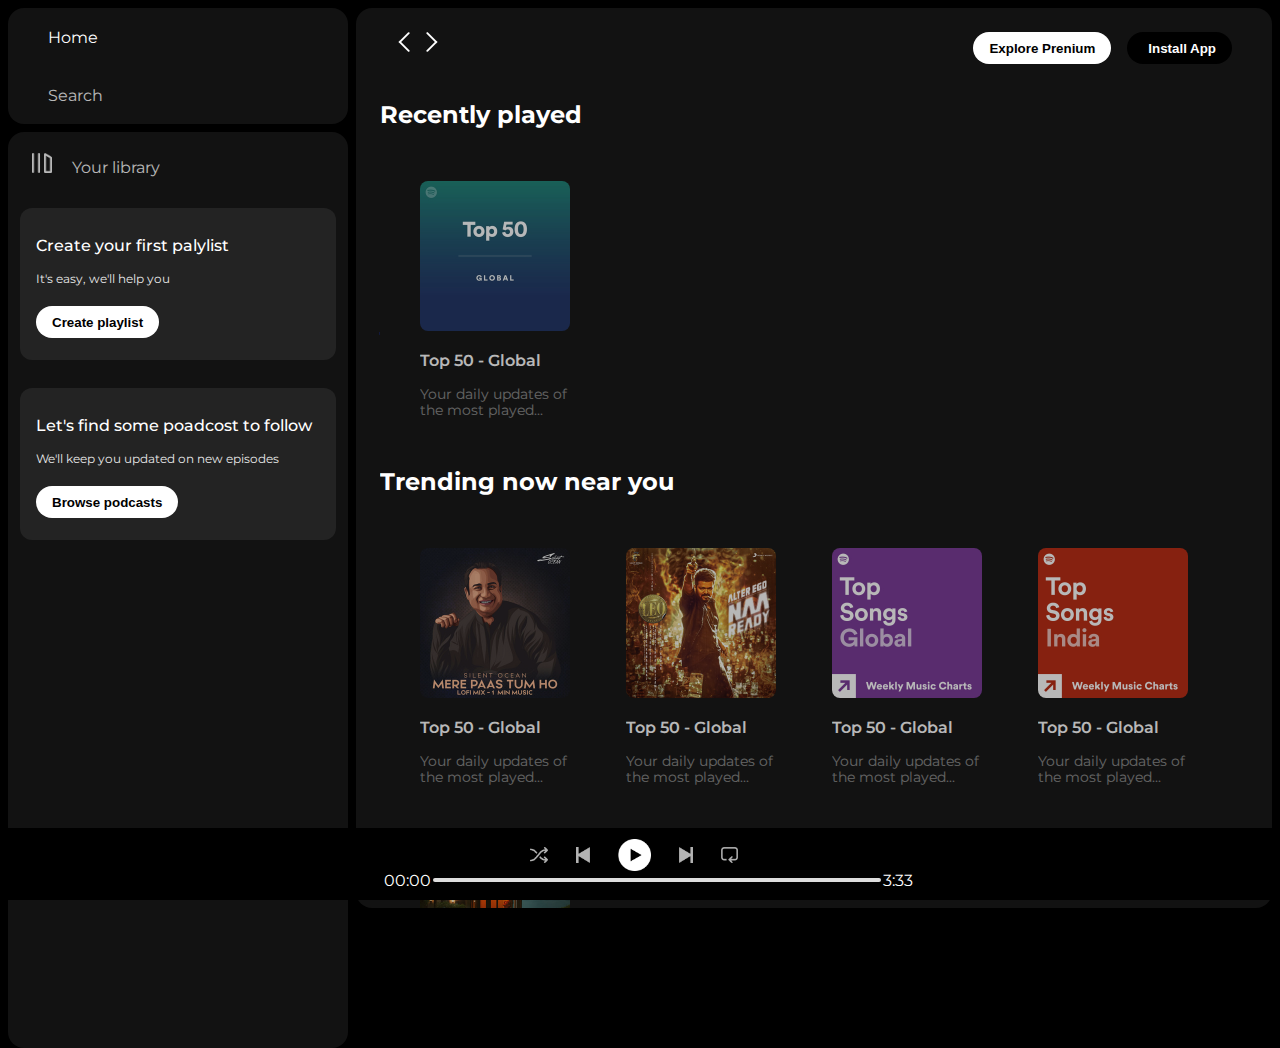
<file: Spotify project/Spotify clone/index.html>
<!DOCTYPE html>
<html lang="en">

<head>
    <meta charset="UTF-8">
    <meta name="viewport" content="width=device-width, initial-scale=1.0">
    <link rel="stylesheet" href="style.css">
    <link rel="stylesheet" href="https://cdnjs.cloudflare.com/ajax/libs/font-awesome/6.6.0/css/all.min.css"
        integrity="sha512-Kc323vGBEqzTmouAECnVceyQqyqdsSiqLQISBL29aUW4U/M7pSPA/gEUZQqv1cwx4OnYxTxve5UMg5GT6L4JJg=="
        crossorigin="anonymous" referrerpolicy="no-referrer" />
    <link rel="stylesheet" href="./photos/logo.png">
    <title>Spotify - webplayre: Music for everyone</title>
    <!-- font link -->
    <link rel="preconnect" href="https://fonts.googleapis.com">
    <link rel="preconnect" href="https://fonts.gstatic.com" crossorigin>
    <link
        href="https://fonts.googleapis.com/css2?family=Montserrat+Alternates:ital,wght@0,100;0,300;0,400;0,500;0,600;1,500&family=Montserrat:ital,wght@0,100..900;1,100..900&display=swap"
        rel="stylesheet">
</head>

<body>
    <div class="main">
        <div class="sidebar">
            <div class="nav">
                <!-- nav div -->
                <div class="nav-option" style="opacity: 1;">
                    <i class="fa-solid fa-house"></i>
                    <a href="#">Home</a>
                </div>
                <div class="nav-option">
                    <i class="fa-solid fa-magnifying-glass"></i>
                    <a href="#">Search</a>
                </div>
            </div>
            <!-- end of nav div -->
            <div class="library">
                <div class="options">
                    <div class="lib-option nav-option">
                        <img src="photos/library_icon.png" alt="">
                        <a href="#">Your library</a>
                    </div>
                    <div class="icons">
                        <i class="fa-solid fa-plus"></i>
                        <i class="fa-solid fa-arrow-right"></i>

                    </div>
                </div>
                <!-- First box  -->
                <div class="lib-box">
                    <p class="box-p1">Create your first palylist</p>
                    <p class="box-p2">It's easy, we'll help you </p>
                    <button class="badge">Create playlist</button>
                </div>
                <!-- Srcond box  -->
                <div class="lib-box">
                    <p class="box-p1">Let's find some poadcost to follow </p>
                    <p class="box-p2">We'll keep you updated on new episodes</p>
                    <button class="badge">Browse podcasts</button>
                </div>



            </div>



        </div>
        <div class="main-content">
            <div class="sticky-nav">
                <div class="sticky-nav-icons">
                    <img src="./photos/backward_icon.png">
                    <img src="./photos/forward_icon.png" class="hide">
                </div>
                <div class="sticky-nav-options">
                    <button class="badge nav-item hide">Explore Prenium</button>
                    <button class="badge  nav-item dark-badge"><i class="fa-regular fa-circle-down"
                            style="margin-right:5px;"></i>
                        Install App</button>
                    <i class="fa-regular fa-user  nav-item"></i>

                </div>

             </div>


              <!-- 1st starts- cards  -->
            <h2>Recently played</h2>
            <div class="cards-continer">
                <div class="card">
                    <img src="./photos/card1img.jpeg" class="card-img">
                    <p class="card-title">Top 50 - Global </p>
                    <p class="card-info">Your daily updates of the most played...</p>
                </div>
            </div>
            <!-- 1st endeof cards -->

            <!-- secod card -->

             <!-- start 3rd card -->

             <h2>Trending now near you</h2>
             <div class="cards-continer">
                 <div class="card">
                     <img src="./photos/card3img.jpeg" class="card-img">
                     <p class="card-title">Top 50 - Global </p>
                     <p class="card-info">Your daily updates of the most played...</p>
                 </div>
                 <div class="card">
                    <img src="./photos/card4img.jpeg" class="card-img">
                    <p class="card-title">Top 50 - Global </p>
                    <p class="card-info">Your daily updates of the most played...</p>
                </div>
                <div class="card">
                    <img src="./photos/card5img.jpeg" class="card-img">
                    <p class="card-title">Top 50 - Global </p>
                    <p class="card-info">Your daily updates of the most played...</p>
                </div>
                <div class="card">
                    <img src="./photos/card6img.jpeg" class="card-img">
                    <p class="card-title">Top 50 - Global </p>
                    <p class="card-info">Your daily updates of the most played...</p>
                </div>
                <div class="card">
                    <img src="./photos/card2img.jpeg" class="card-img">
                    <p class="card-title">Top 50 - Global </p>
                    <p class="card-info">Your daily updates of the most played...</p>
                </div>
            </div>

            <h2>Featured charts</h2>
            <div class="cards-continer">
                <div class="card">
                    <img src="./photos/card5img.jpeg" class="card-img">
                    <p class="card-title">Top 50 - Global </p>
                    <p class="card-info">Your daily updates of the most played...</p>
                </div>
                <div class="card">
                    <img src="./photos/card6img.jpeg" class="card-img">
                    <p class="card-title">Top 50 - Global </p>
                    <p class="card-info">Your daily updates of the most played...</p>
                </div>
                <div class="card">
                    <img src="./photos/card1img.jpeg" class="card-img">
                    <p class="card-title">Top 50 - Global </p>
                    <p class="card-info">Your daily updates of the most played...</p>
                </div>

                <!-- START -->
                <div class="card">
                    <img src="./photos/card1img.jpeg" class="card-img">
                    <p class="card-title">Top 50 - Global </p>
                    <p class="card-info">Your daily updates of the most played...</p>
                </div>
                <div class="card">
                    <img src="./photos/card1img.jpeg" class="card-img">
                    <p class="card-title">Top 50 - Global </p>
                    <p class="card-info">Your daily updates of the most played...</p>
                </div>
                <div class="card">
                    <img src="./photos/card3img.jpeg" class="card-img">
                    <p class="card-title">Top 50 - Global </p>
                    <p class="card-info">Your daily updates of the most played...</p>
                </div>
                <div class="card">
                    <img src="./photos/card4img.jpeg" class="card-img">
                    <p class="card-title">Top 50 - Global </p>
                    <p class="card-info">Your daily updates of the most played...</p>
                </div>
                <div class="card">
                    <img src="./photos/card2img.jpeg" class="card-img">
                    <p class="card-title">Top 50 - Global </p>
                    <p class="card-info">Your daily updates of the most played...</p>
                </div>
                 <!-- END -->
            </div>

            <div class="footer">
                <div class="line"></div>
            </div>
            

             
        </div>
        <div class="music-player">

            <div class="album"></div>
            <div class="player">
                <div class="play-controls">
                    <img src="./photos/player_icon1.png"class="player-control-icon">
                    <img src="./photos/player_icon2.png"class="player-control-icon">
                    <img src="./photos/player_icon3.png"class="player-control-icon" style="opacity: 1; height: 2rem;">
                    <img src="./photos/player_icon4.png"class="player-control-icon">
                    <img src="./photos/player_icon5.png"class="player-control-icon">
                </div>
                <div class="playback-bar">
                    <span class="cur-time">00:00</span>
                    <input type="range" min="0" max="100" class="progress-bar"step="1">
                    <span class="total-time">3:33</span>
                </div>

            </div>
            <div class="controle"></div>
        </div>
    </div>

</body>

</html>
</file>
<file: Spotify project/Spotify clone/style.css>
body{
    font-family: "Montserrat", sans-serif;
    margin: 0;
    background-color: #000;
    color: #fff;
    overflow: hidden;

}

.main{
    display: flex;
    height: 100vh;
    padding: 0.5rem;
}

.sidebar{
    background-color:black;
    width: 340px;
    border-radius: 1rem; /*16 px*/
    margin-right: 0.5rem;

}
.main-content{
    background-color: #121212;
    flex: 1;
    border-radius: 1rem; 
    overflow: auto;
    padding: 0 1.5rem 0 1.5rem;

}
.music-player{
    background-color: black;
    position: fixed;
    bottom: 0;
    width: 100%;
    height: 72px;

}

a{
    text-decoration: none;
    color: #fff;
}

.nav{
    background-color: #121212;
    border-radius: 1rem; 
    display: flex;
    flex-direction: column;
    justify-content: center;
    height: 100px;
    padding: 0.5rem 0.75rem;

}

.nav-option{
    line-height: 2.5rem;
    opacity: 0.7;
    padding: 0.5rem 0.75rem;


}
.nav-option:hover{
    opacity: 1;


}
.nav-option i{
    font-size: 1.2rem;
}

.nav-option a{
    font-size: 1rem;
    margin-left: 1rem;
}


.library{
    background-color: #121212;
    border-radius: 1rem;
    height: 100%; 
    margin-top:0.5rem;
    padding:0.5rem 0.75rem;


}

.options{
    display: flex;
    justify-content: space-between;
    align-items: center;

}


.lib-option img{
    height: 1.25rem;
    width: 1.25rem;

}
.icons{
    font-size: 1.25rem;
    display: flex;
}

.icons i:hover{
    opacity: 0.7rem;
}

.icons i{
    opacity: 0.7rem;
    margin-right: 1rem;    
}

.icons i:hover{
    opacity: 1;
}
.lib-box{
    height: 8rem;
    background-color: #232323;
    border-radius: 0.75rem;
    /* margin-top:0.5rem ;
    margin-right: 0;
    margin-bottom: 0.5rem;
    margin-left: 0; */
    margin: 0.75rem 0 1.75rem 0;
    padding:0.75rem 1rem ;
}


.box-p1{
    font-size: 1rem;
    font-weight: 500;

}

.box-p2{
    font-size: 0.75rem;
    opacity: 0.9;

}


.badge {
    border: none;
    background-color: white;
    border-radius: 100px;
    padding: 0.25rem 1rem;
    font-weight: 700;
    margin-top: 0.5rem;
    height: 2rem;
    width: fit-content;
  }


  .dark-badge{
    
    background-color:#000;
    color: #fff;

  }
  
  

  .sticky-nav{
        position: sticky;
        top: 0;
        background-color: #121212;
        display: flex;
        justify-content: space-between;
        align-items: center;
        padding:1rem 0 1rem 0;
        z-index: 10;
  }

  .sticky-nav-icons{
    /* height: 2rem;
    width: 2rem;
      */
      margin-left: 0.75rem;
  }

  .sticky-nav-options{
    display: flex;
    justify-content: center;
    align-items: center;

  }

 .nav-item{
    margin-left: 1rem;

  }

  

  @media (max-width:1000px){
    .hide{
            display: none;
    }

  }

  .card{
    
    width: 150px;
    border-radius: 0.5rem;
    padding: 1rem;
    margin-left:1.5rem ;
    margin-top: 1rem;

  }

  .cards-continer{
    display: flex;
    flex-wrap: wrap;
    

  }

  .card-img{
    width: 100%;
    border-radius: 0.5rem;

  }

  .card-title{
    font-weight: 600;
  }

  .card-info{

    font-size: 0.85rem;
    opacity: 0.5;
  }



  .footer {
    height: 300px;
    display: flex;
    align-items: center;
    justify-content: center;
  
  
}

.line {
     width: 90%;
     height: 50%;
     border-top: 1px solid white;
     opacity: 0.4;
}
.music-player{
 display: flex;
 justify-content: space-between;
 align-items: center;


}
.album{
    width: 25%;
  /* background-color: pink; */
}

.player{
    width: 50%;
    /* background-color: aquamarine; */
}

.controle{
    width: 25%;
    /* background-color: burlywood; */
}


.play-controls{
    display: flex;
    justify-content: center;
    align-items: center;
   

}
.player-control-icon{
    height: 1rem;
    margin-right: 1.75rem;
    opacity: 0.7;
}

.player-control-icon:hover{
    opacity: 1;
}
.playback-bar{
    display: flex;
    justify-content: center;
    align-items: center;
   
}

.progress-bar{
    width: 70%;
    appearance: none;
    background-color: transparent;
    cursor: pointer;

}

.progress-bar::-webkit-slider-runnable-track{
    background-color: #ddd;
    border-radius: 100px;
    height: 0.2rem;
}

.progress-bar::-webkit-slider-thumb{
    appearance: none;
    height: 1rem;
    width: 1rem;
    color:rgb(32, 189, 85);
    border-radius: 50%;
    margin-top: -6px;

}


.card{
    opacity: 0.7;
}

.card:hover{
    opacity: 0.7;
    background-color: #2f2f2f;
}
</file>
